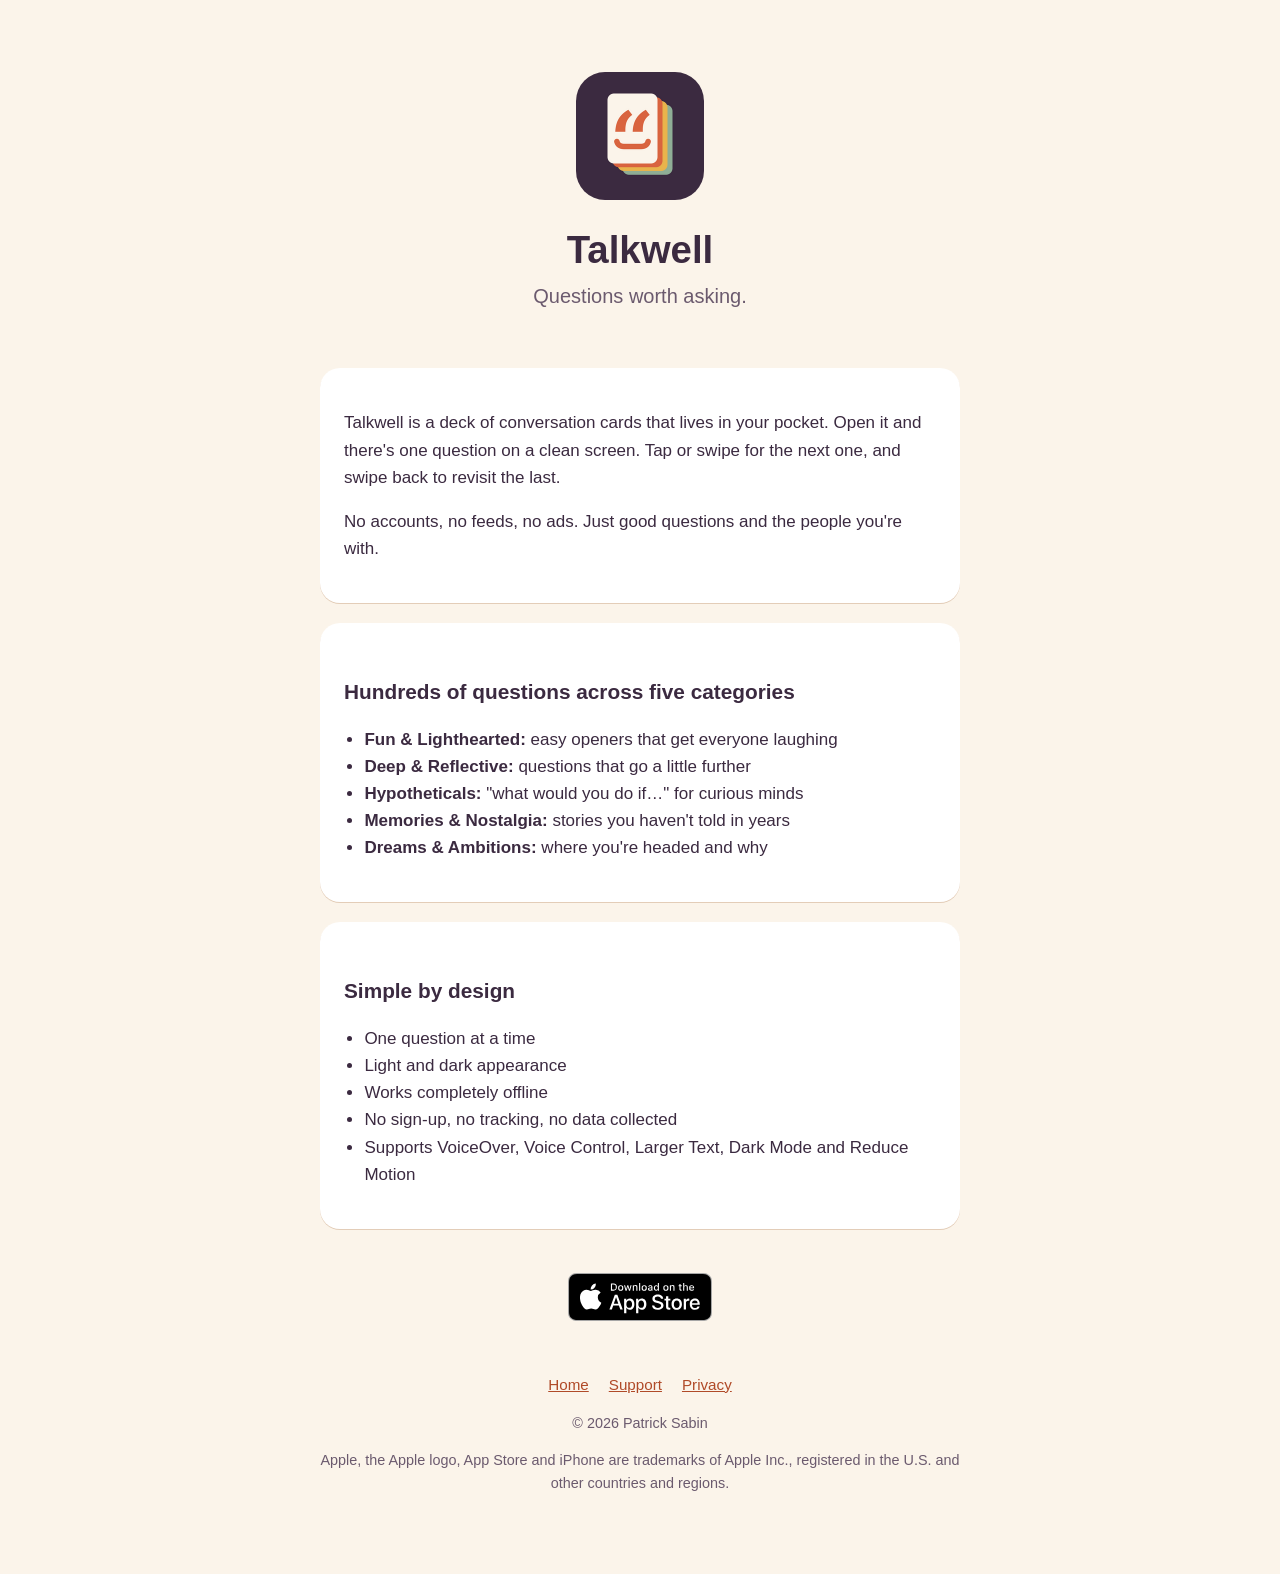
<file: index.html>
<!doctype html>
<html lang="en"><head><meta charset="utf-8"><meta name="viewport" content="width=device-width,initial-scale=1">
<meta http-equiv="Content-Security-Policy" content="default-src 'none'; style-src 'self'; img-src 'self'; base-uri 'none'; form-action 'none'">
<meta name="referrer" content="no-referrer">
<title>Talkwell: Conversation Prompts</title><meta name="description" content="Conversation cards in your pocket. Questions worth asking for date nights, dinners, road trips and old friends.">
<link rel="stylesheet" href="style.css"><link rel="icon" href="favicon.png"><link rel="apple-touch-icon" href="apple-touch-icon.png">
</head><body><main>
<section class="hero">
<img src="talkwell-icon-256.png" alt="Talkwell app icon: a stack of cards with a smiling quote mark">
<h1>Talkwell</h1>
<p class="tag">Questions worth asking.</p>
</section>
<div class="card">
<p>Talkwell is a deck of conversation cards that lives in your pocket. Open it and there's one question on a clean screen. Tap or swipe for the next one, and swipe back to revisit the last.</p>
<p>No accounts, no feeds, no ads. Just good questions and the people you're with.</p>
</div>
<div class="card">
<h2>Hundreds of questions across five categories</h2>
<ul>
<li><strong>Fun &amp; Lighthearted:</strong> easy openers that get everyone laughing</li>
<li><strong>Deep &amp; Reflective:</strong> questions that go a little further</li>
<li><strong>Hypotheticals:</strong> "what would you do if…" for curious minds</li>
<li><strong>Memories &amp; Nostalgia:</strong> stories you haven't told in years</li>
<li><strong>Dreams &amp; Ambitions:</strong> where you're headed and why</li>
</ul>
</div>
<div class="card">
<h2>Simple by design</h2>
<ul>
<li>One question at a time</li>
<li>Light and dark appearance</li>
<li>Works completely offline</li>
<li>No sign-up, no tracking, no data collected</li>
<li>Supports VoiceOver, Voice Control, Larger Text, Dark Mode and Reduce Motion</li>
</ul>
</div>
<p class="center badge"><a href="https://apps.apple.com/app/id6821820311"><img src="badges/Download_on_the_App_Store_Badge_US-UK_RGB_blk_092917.svg" alt="Download on the App Store" width="144" height="48"></a></p>
<nav><a href="">Home</a><a href="support/">Support</a><a href="privacy/">Privacy</a></nav>
<p class="small center">© 2026 Patrick Sabin</p>
<p class="small center">Apple, the Apple logo, App Store and iPhone are trademarks of Apple Inc., registered in the U.S. and other countries and regions.</p>
</main></body></html>
</file>
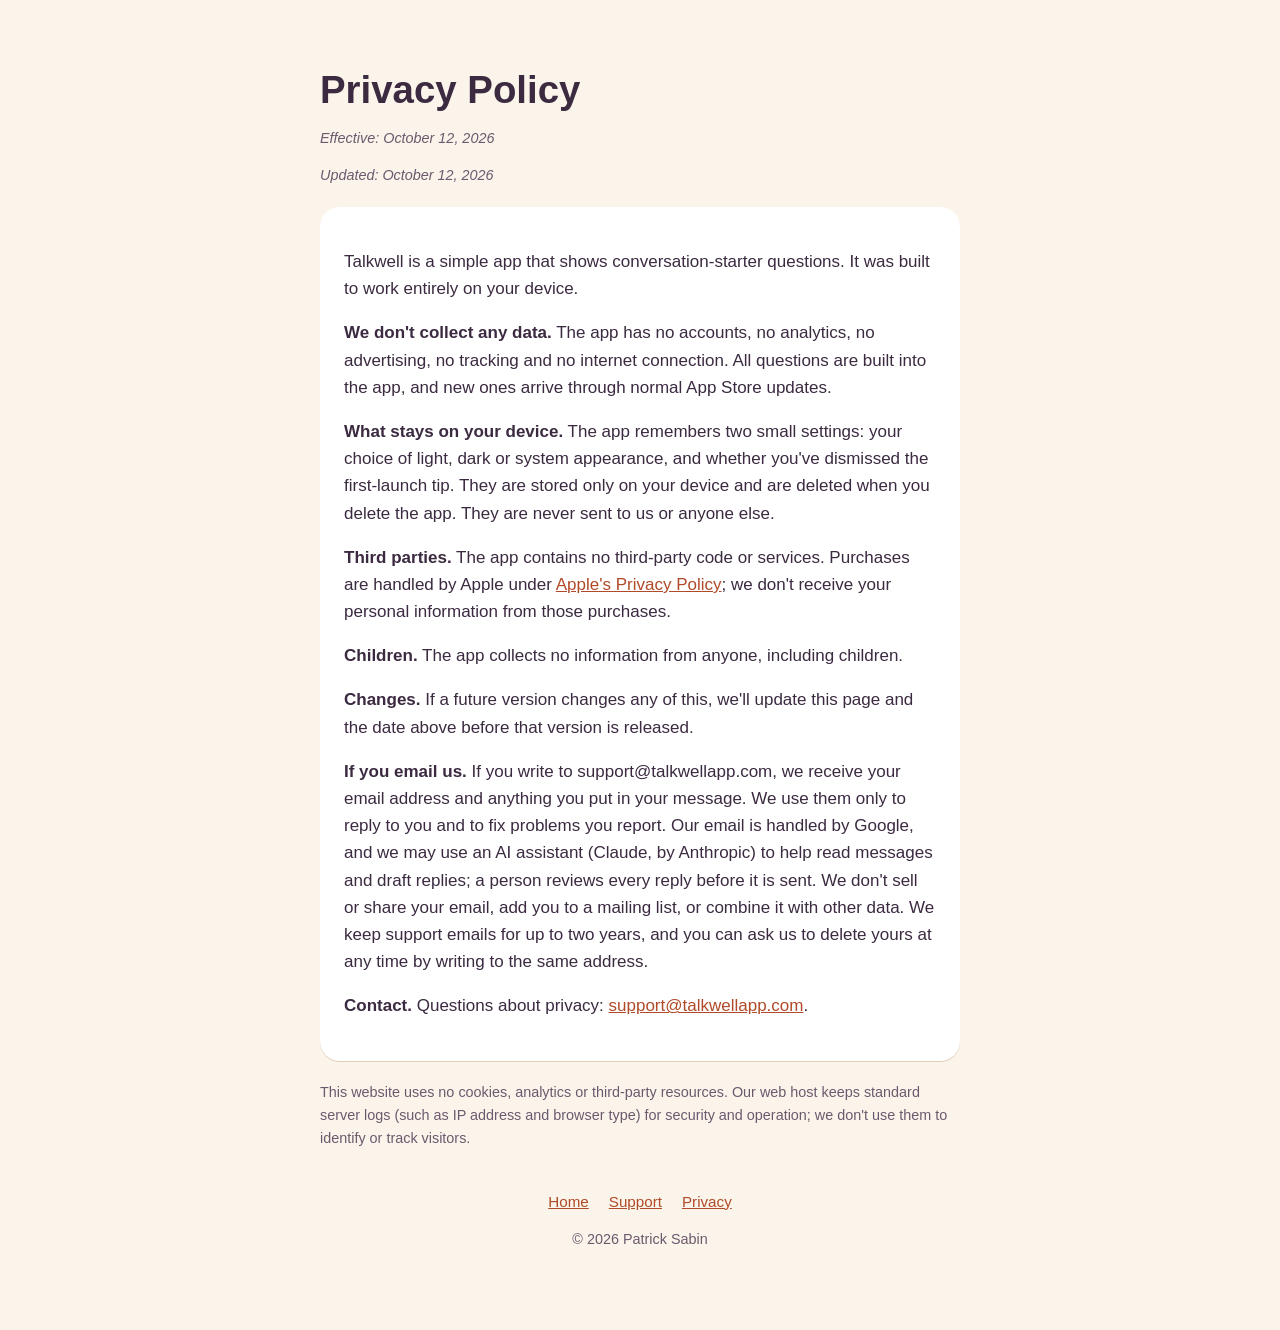
<file: privacy/index.html>
<!doctype html>
<html lang="en"><head><meta charset="utf-8"><meta name="viewport" content="width=device-width,initial-scale=1">
<meta http-equiv="Content-Security-Policy" content="default-src 'none'; style-src 'self'; img-src 'self'; base-uri 'none'; form-action 'none'">
<meta name="referrer" content="no-referrer">
<title>Talkwell Privacy Policy</title><meta name="description" content="Talkwell collects no data.">
<link rel="stylesheet" href="../style.css"><link rel="icon" href="../favicon.png"><link rel="apple-touch-icon" href="../apple-touch-icon.png">
</head><body><main>
<h1>Privacy Policy</h1>
<p class="small"><em>Effective: October 12, 2026</em></p>
<p class="small"><em>Updated: October 12, 2026</em></p>
<div class="card">
<p>Talkwell is a simple app that shows conversation-starter questions. It was built to work entirely on your device.</p>
<p><strong>We don't collect any data.</strong> The app has no accounts, no analytics, no advertising, no tracking and no internet connection. All questions are built into the app, and new ones arrive through normal App Store updates.</p>
<p><strong>What stays on your device.</strong> The app remembers two small settings: your choice of light, dark or system appearance, and whether you've dismissed the first-launch tip. They are stored only on your device and are deleted when you delete the app. They are never sent to us or anyone else.</p>
<p><strong>Third parties.</strong> The app contains no third-party code or services. Purchases are handled by Apple under <a href="https://www.apple.com/legal/privacy/">Apple's Privacy Policy</a>; we don't receive your personal information from those purchases.</p>
<p><strong>Children.</strong> The app collects no information from anyone, including children.</p>
<p><strong>Changes.</strong> If a future version changes any of this, we'll update this page and the date above before that version is released.</p>
<p><strong>If you email us.</strong> If you write to support@talkwellapp.com, we receive your email address and anything you put in your message. We use them only to reply to you and to fix problems you report. Our email is handled by Google, and we may use an AI assistant (Claude, by Anthropic) to help read messages and draft replies; a person reviews every reply before it is sent. We don't sell or share your email, add you to a mailing list, or combine it with other data. We keep support emails for up to two years, and you can ask us to delete yours at any time by writing to the same address.</p>
<p><strong>Contact.</strong> Questions about privacy: <a href="mailto:support@talkwellapp.com">support@talkwellapp.com</a>.</p>
</div>
<p class="small">This website uses no cookies, analytics or third-party resources. Our web host keeps standard server logs (such as IP address and browser type) for security and operation; we don't use them to identify or track visitors.</p>
<nav><a href="../">Home</a><a href="../support/">Support</a><a href="../privacy/">Privacy</a></nav>
<p class="small center">© 2026 Patrick Sabin</p>
</main></body></html>
</file>
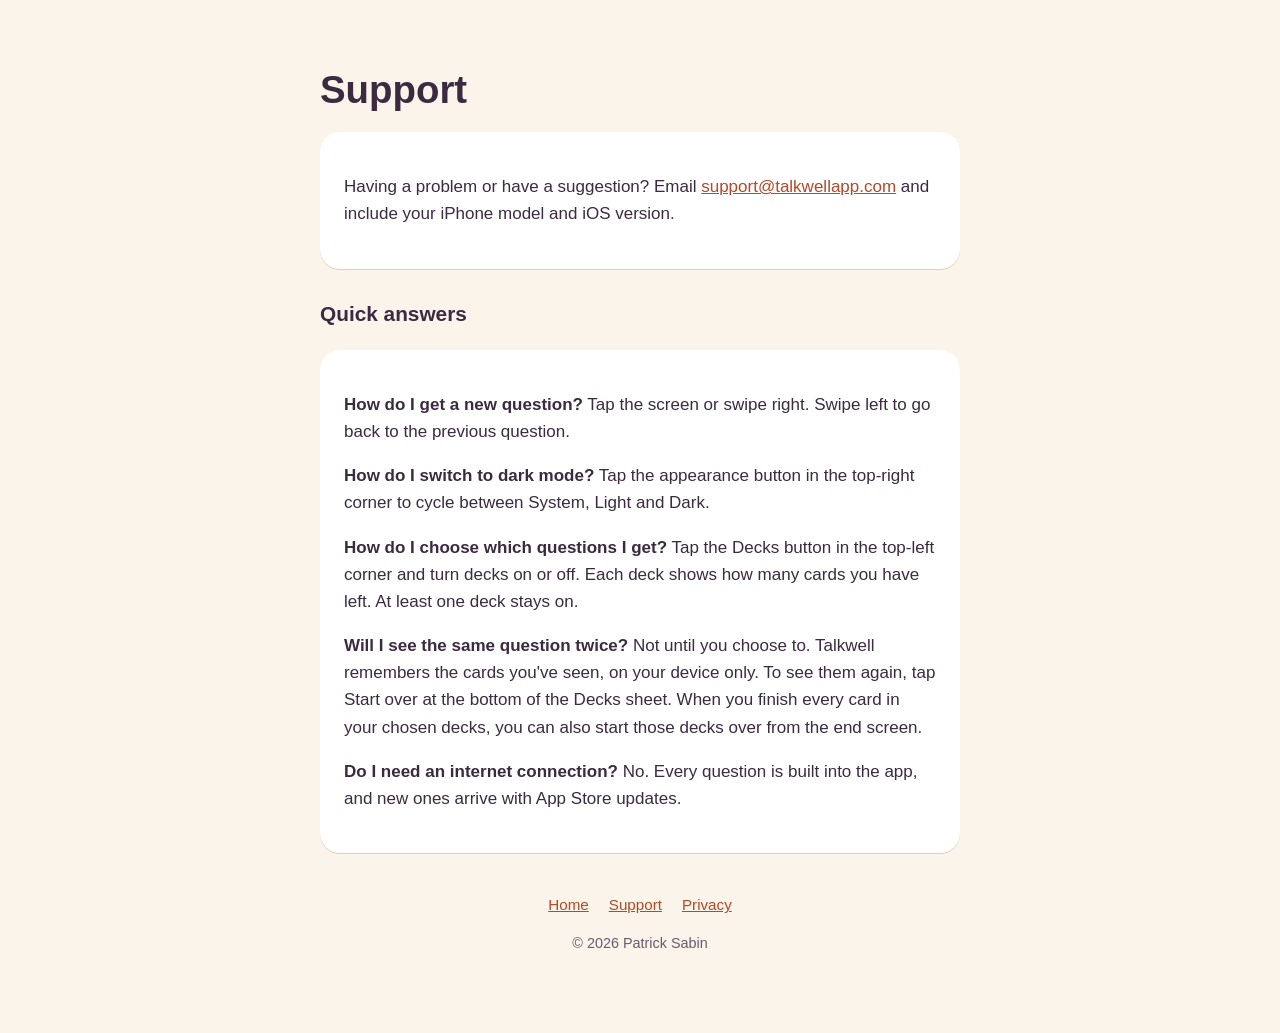
<file: support/index.html>
<!doctype html>
<html lang="en"><head><meta charset="utf-8"><meta name="viewport" content="width=device-width,initial-scale=1">
<meta http-equiv="Content-Security-Policy" content="default-src 'none'; style-src 'self'; img-src 'self'; base-uri 'none'; form-action 'none'">
<meta name="referrer" content="no-referrer">
<title>Talkwell Support</title><meta name="description" content="Get help with Talkwell.">
<link rel="stylesheet" href="../style.css"><link rel="icon" href="../favicon.png"><link rel="apple-touch-icon" href="../apple-touch-icon.png">
</head><body><main>
<h1>Support</h1>
<div class="card">
<p>Having a problem or have a suggestion? Email <a href="mailto:support@talkwellapp.com">support@talkwellapp.com</a> and include your iPhone model and iOS version.</p>
</div>
<h2>Quick answers</h2>
<div class="card">
<p><strong>How do I get a new question?</strong> Tap the screen or swipe right. Swipe left to go back to the previous question.</p>
<p><strong>How do I switch to dark mode?</strong> Tap the appearance button in the top-right corner to cycle between System, Light and Dark.</p>
<p><strong>How do I choose which questions I get?</strong> Tap the Decks button in the top-left corner and turn decks on or off. Each deck shows how many cards you have left. At least one deck stays on.</p>
<p><strong>Will I see the same question twice?</strong> Not until you choose to. Talkwell remembers the cards you've seen, on your device only. To see them again, tap Start over at the bottom of the Decks sheet. When you finish every card in your chosen decks, you can also start those decks over from the end screen.</p>
<p><strong>Do I need an internet connection?</strong> No. Every question is built into the app, and new ones arrive with App Store updates.</p>
</div>
<nav><a href="../">Home</a><a href="../support/">Support</a><a href="../privacy/">Privacy</a></nav>
<p class="small center">© 2026 Patrick Sabin</p>
</main></body></html>
</file>
<file: style.css>
:root{--bg:#FBF4EA;--fg:#3B2A40;--muted:#6B5A6E;--accent:#B04A28;--card:#FFFFFF;--line:#E3CDB8}
@media (prefers-color-scheme:dark){:root{--bg:#1A1320;--fg:#F4EEF2;--muted:#C2B4C4;--accent:#E57A55;--card:#2E2333;--line:#45374A}}
*{box-sizing:border-box}
body{margin:0;background:var(--bg);color:var(--fg);font:17px/1.6 -apple-system,BlinkMacSystemFont,"Segoe UI",Helvetica,Arial,sans-serif}
main{max-width:680px;margin:0 auto;padding:48px 20px 64px}
a{color:var(--accent)}
.hero{text-align:center;padding:24px 0 8px}
.hero img{width:128px;height:128px;border-radius:29px}
h1{font-size:2.4rem;line-height:1.15;margin:20px 0 8px}
.tag{font-size:1.25rem;color:var(--muted);margin:0 0 28px}
.card{background:var(--card);border-radius:20px;padding:24px;margin:20px 0;box-shadow:0 1px 0 var(--line)}
ul{padding-left:1.2em}
nav{display:flex;gap:20px;justify-content:center;margin-top:40px;font-size:.95rem}
h2{font-size:1.3rem;margin:28px 0 8px}
.small{color:var(--muted);font-size:.9rem}
.center{text-align:center}
.badge{margin:32px 0}.badge a{display:inline-block;padding:12px;line-height:0}.badge img{height:48px;width:auto}
</file>
